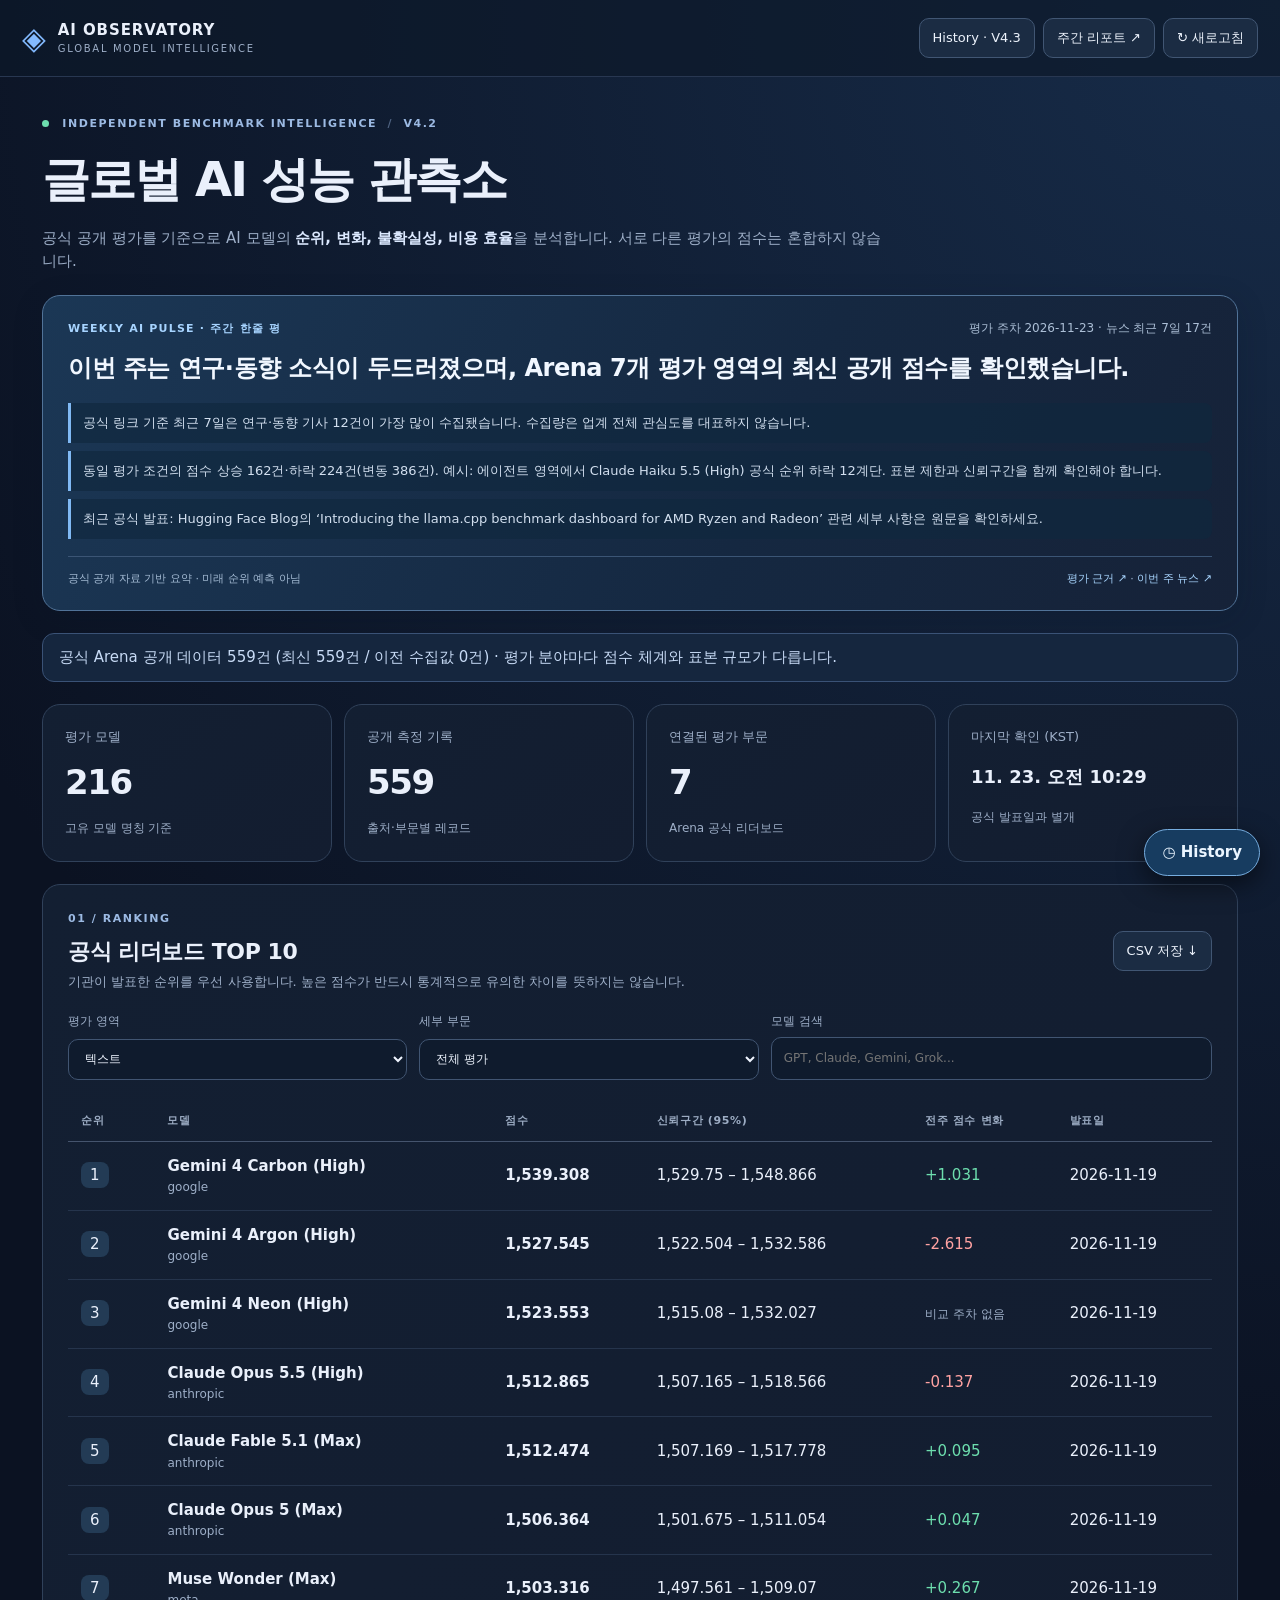
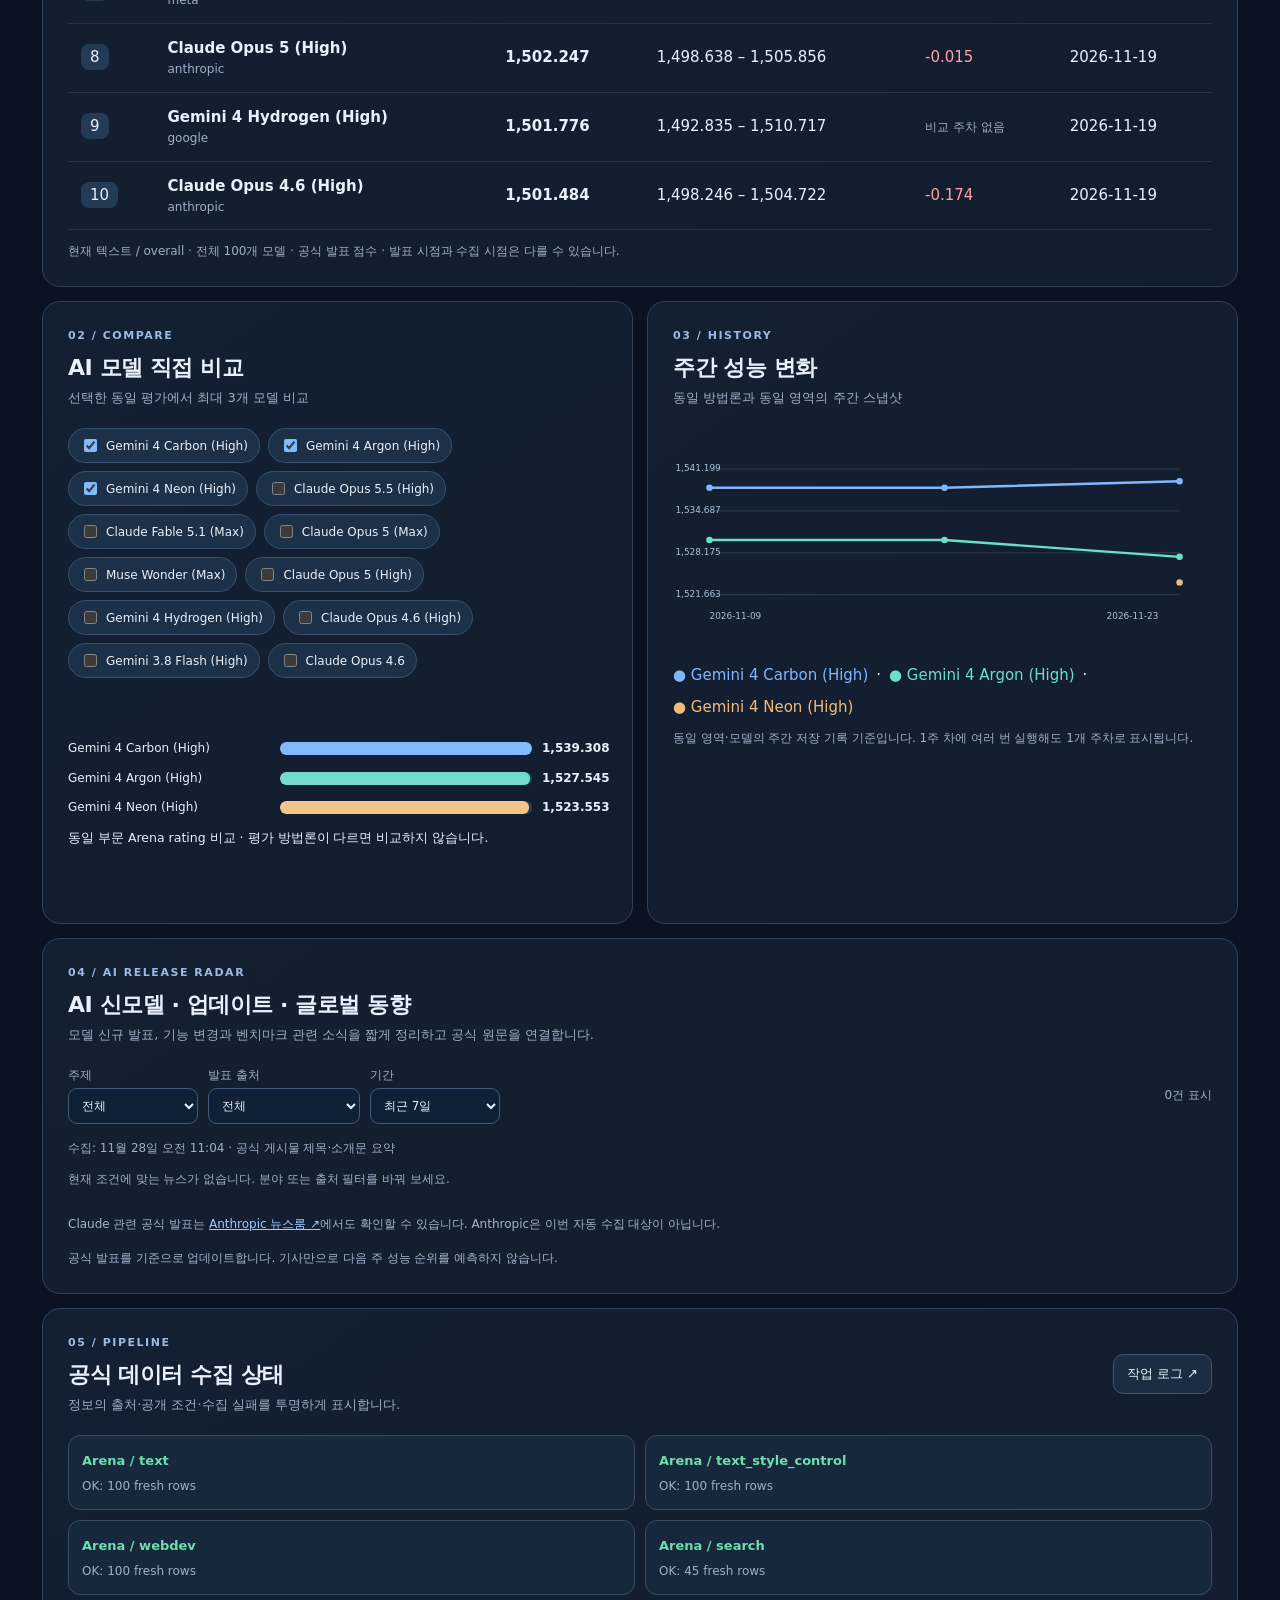
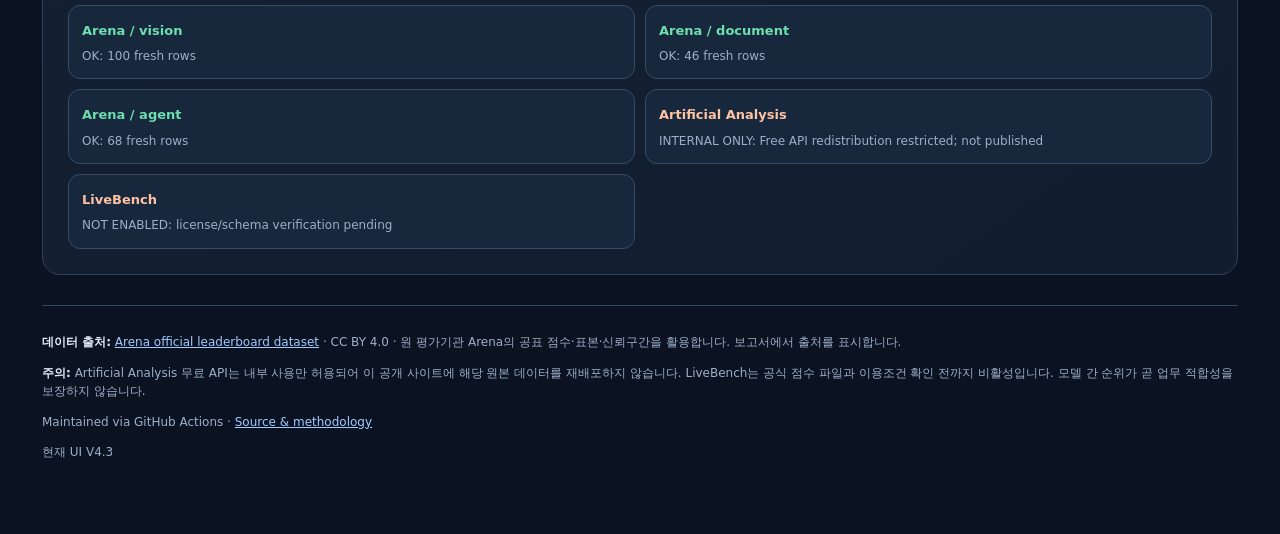
<file: site/index.html>
<!DOCTYPE html>
<html lang="ko"><head><meta charset="UTF-8"><meta name="viewport" content="width=device-width,initial-scale=1"><meta name="theme-color" content="#0b1222"><meta name="description" content="공식 공개 데이터 기반 글로벌 생성형 AI 평가 분석 대시보드"><title>AI Observatory · Global benchmark V4.0</title><link rel="stylesheet" href="./v4.css"><link rel="stylesheet" href="./history.css"><link rel="stylesheet" href="./weekly-pulse.css"></head>
<body><header class="topbar"><div class="brand"><span class="glyph">◈</span><div><b>AI OBSERVATORY</b><small>GLOBAL MODEL INTELLIGENCE</small></div></div><div class="headright"><button type="button" class="outline" data-history-open aria-expanded="false" aria-controls="history-drawer">History · V4.3</button><a href="weekly-report.html" class="outline">주간 리포트 ↗</a><button id="refresh" class="outline">↻ 새로고침</button></div></header>
<main><div class="eyebrow"><span class="dot"></span> INDEPENDENT BENCHMARK INTELLIGENCE <span class="sep">/</span> V4.2</div><h1>글로벌 AI 성능 관측소</h1><p class="subtitle">공식 공개 평가를 기준으로 AI 모델의 <strong>순위, 변화, 불확실성, 비용 효율</strong>을 분석합니다. 서로 다른 평가의 점수는 혼합하지 않습니다.</p>
<section class="weekly-pulse" id="weekly-pulse" aria-label="이번 주 AI 핵심 한줄 평">
<div class="weekly-pulse-head"><span class="weekly-pulse-kicker">WEEKLY AI PULSE · 주간 한줄 평</span><span id="weekly-pulse-date" class="weekly-pulse-date">공식 평가 데이터 확인 중</span></div>
<h2 id="weekly-pulse-headline">이번 주 AI 성능과 업데이트 동향을 분석 중입니다.</h2>
<div class="weekly-pulse-insights" id="weekly-pulse-insights"><p>데이터를 읽는 중입니다.</p></div>
<div class="weekly-pulse-bottom"><span id="weekly-pulse-quality">공식 리더보드와 발표 소식만으로 판단합니다.</span><span><a id="weekly-pulse-benchmark-link" href="https://huggingface.co/datasets/lmarena-ai/leaderboard-dataset" target="_blank" rel="noopener noreferrer">평가 근거 ↗</a> · <a href="#ai-news-board">이번 주 뉴스 ↗</a></span></div>
</section>
<div id="notice" class="notice" role="status">데이터를 확인하고 있습니다.</div>
<div class="metrics"><article class="metric"><small>평가 모델</small><strong id="stat-models">—</strong><span>고유 모델 명칭 기준</span></article><article class="metric"><small>공개 측정 기록</small><strong id="stat-records">—</strong><span>출처·부문별 레코드</span></article><article class="metric"><small>연결된 평가 부문</small><strong id="stat-boards">—</strong><span>Arena 공식 리더보드</span></article><article class="metric"><small>마지막 확인 (KST)</small><strong id="stat-updated" class="date">—</strong><span>공식 발표일과 별개</span></article></div>
<section class="panel"><div class="sectionhead"><div><div class="eyebrow">01 / RANKING</div><h2>공식 리더보드 TOP 10</h2><p>기관이 발표한 순위를 우선 사용합니다. 높은 점수가 반드시 통계적으로 유의한 차이를 뜻하지는 않습니다.</p></div><button id="export" class="outline">CSV 저장 ↓</button></div>
<div class="filters"><label>평가 영역<select id="board"></select></label><label>세부 부문<select id="category"></select></label><label>모델 검색<input id="search" placeholder="GPT, Claude, Gemini, Grok..."></label></div>
<div class="tablewrap"><table><thead><tr><th>순위</th><th>모델</th><th>점수</th><th>신뢰구간 (95%)</th><th>전주 점수 변화</th><th>발표일</th></tr></thead><tbody id="rankings"><tr><td colspan="6">데이터 수집 전</td></tr></tbody></table></div><div class="tablefoot" id="rank-foot"></div></section>
<div class="twocol"><section class="panel"><div class="sectionhead"><div><div class="eyebrow">02 / COMPARE</div><h2>AI 모델 직접 비교</h2><p>선택한 동일 평가에서 최대 3개 모델 비교</p></div></div><div class="comparison-controls" id="compare-options"></div><div id="compare-chart" class="chartarea"></div></section>
<section class="panel"><div class="sectionhead"><div><div class="eyebrow">03 / HISTORY</div><h2>주간 성능 변화</h2><p>동일 방법론과 동일 영역의 주간 스냅샷</p></div></div><div id="trend-chart" class="chartarea"></div><div id="trend-summary" class="muted"></div></section></div>
<section class="panel" id="ai-news-board"><div class="sectionhead"><div><div class="eyebrow">04 / AI RELEASE RADAR</div><h2>AI 신모델 · 업데이트 · 글로벌 동향</h2><p>모델 신규 발표, 기능 변경과 벤치마크 관련 소식을 짧게 정리하고 공식 원문을 연결합니다.</p></div></div><div class="news-toolbar"><label>주제<select id="ai-news-kind"><option>전체</option></select></label><label>발표 출처<select id="ai-news-source"><option>전체</option></select></label><label>기간<select id="ai-news-days"><option value="7">최근 7일</option><option value="14">최근 14일</option><option value="21">최근 21일</option></select></label><span class="muted" id="ai-news-count">수집 전</span></div><div class="muted" id="ai-news-updated">기사 확인 중</div><div class="news-grid" id="ai-news-items"><p class="muted">공식 발표 기사 수집 중입니다.</p></div><p class="news-disclaimer">Claude 관련 공식 발표는 <a href="https://www.anthropic.com/news" target="_blank" rel="noopener noreferrer">Anthropic 뉴스룸 ↗</a>에서도 확인할 수 있습니다. Anthropic은 이번 자동 수집 대상이 아닙니다.</p><p class="news-disclaimer" id="ai-news-status">원문 링크를 확인한 공식 발표 위주로 모읍니다. 출시 소식은 벤치마크 점수나 다음 순위를 보장하지 않습니다.</p></section>
<section class="panel"><div class="sectionhead"><div><div class="eyebrow">05 / PIPELINE</div><h2>공식 데이터 수집 상태</h2><p>정보의 출처·공개 조건·수집 실패를 투명하게 표시합니다.</p></div><a href="https://github.com/minijoaa85-cpu/-ai-global-monitor/actions" target="_blank" rel="noopener" class="outline">작업 로그 ↗</a></div><div id="source-state" class="states"></div></section>
<footer><p><strong>데이터 출처:</strong> <a href="https://huggingface.co/datasets/lmarena-ai/leaderboard-dataset" target="_blank" rel="noopener">Arena official leaderboard dataset</a> · CC BY 4.0 · 원 평가기관 Arena의 공표 점수·표본·신뢰구간을 활용합니다. 보고서에서 출처를 표시합니다.</p><p><strong>주의:</strong> Artificial Analysis 무료 API는 내부 사용만 허용되어 이 공개 사이트에 해당 원본 데이터를 재배포하지 않습니다. LiveBench는 공식 점수 파일과 이용조건 확인 전까지 비활성입니다. 모델 간 순위가 곧 업무 적합성을 보장하지 않습니다.</p><p class="muted">Maintained via GitHub Actions · <a href="https://github.com/minijoaa85-cpu/-ai-global-monitor">Source & methodology</a></p><p class="muted" id="ui-release-label">현재 UI V4.3 · 개발 이력 관리</p></footer>
</main><button type="button" class="history-fab" data-history-open aria-expanded="false" aria-controls="history-drawer">◷ History</button>
<div id="history-backdrop" class="history-backdrop" hidden></div>
<aside id="history-drawer" class="history-drawer" role="dialog" aria-modal="true" aria-label="개발 버전 히스토리" hidden>
<div class="history-drawer-head"><div><div class="eyebrow">RELEASE & DEVELOPMENT ARCHIVE</div><h2>Version History · 업데이트 이력</h2><p>PSI Radar처럼 버전별 개발 내용과 자료를 관리합니다.</p></div><button id="history-close" class="outline" type="button">닫기 ×</button></div>
<div class="history-summary"><div><span>최신 버전</span><strong id="history-current-version">—</strong></div><div><span>기록 수</span><strong id="history-version-count">—</strong></div><div><span>기준일</span><strong id="history-updated-on">—</strong></div></div>
<div class="history-docs"><a href="docs/ai-observatory-version-history.pdf" download>전체 히스토리 PDF ↓</a><a href="docs/ai-observatory-version-history.pptx" download>수정 가능한 PPT ↓</a></div>
<div class="history-controls"><label for="history-filter">버전 그룹</label><select id="history-filter" aria-label="버전 필터"><option value="all">전체 버전</option></select></div>
<div id="history-status">개발 이력을 불러오는 중</div><div id="history-list" class="history-list"></div>
<p class="history-note">개발 History는 성능 데이터의 주간 시계열과 별도로 관리합니다. 근거는 GitHub 구현 기록이며, PDF/PPT와 화면은 같은 JSON에서 생성됩니다.</p>
</aside>
<script defer src="./v4.js"></script><script defer src="./news.js"></script><script defer src="./history.js"></script><script defer src="./weekly-pulse.js"></script></body></html>
</file>
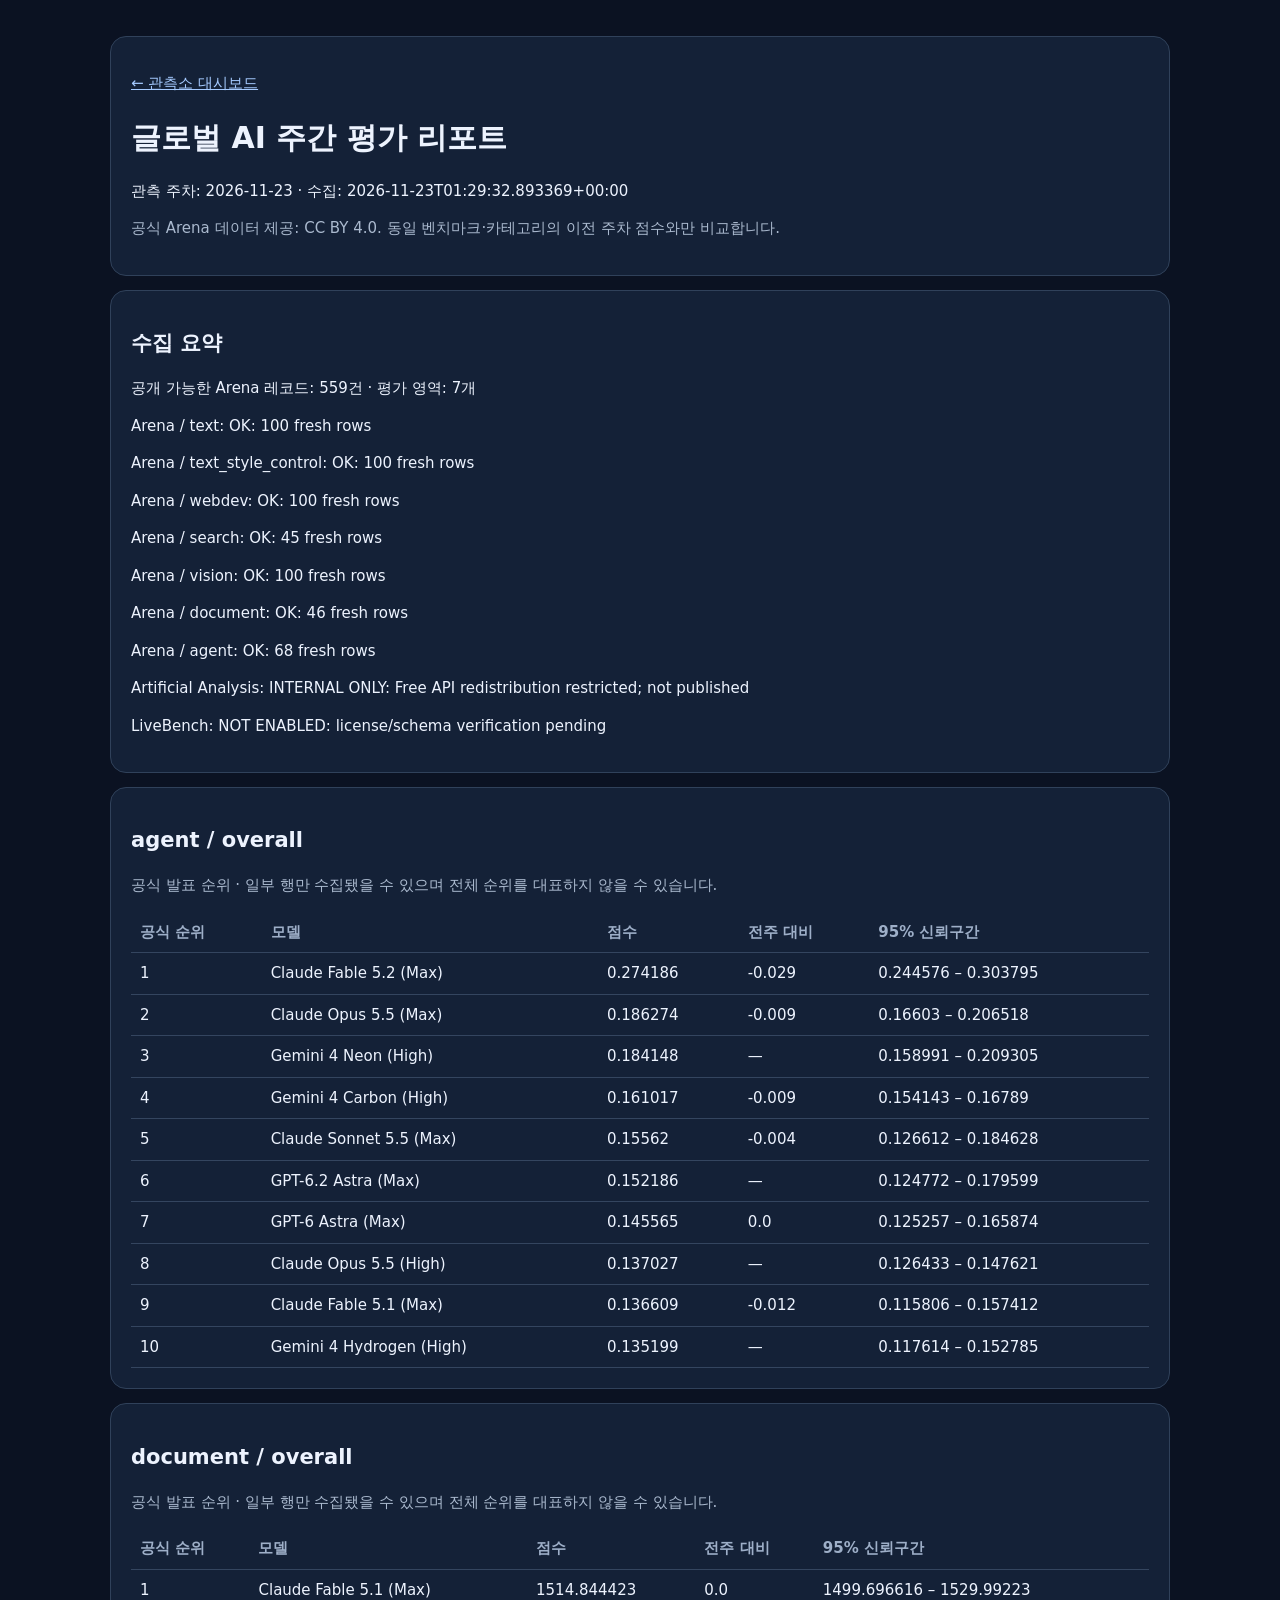
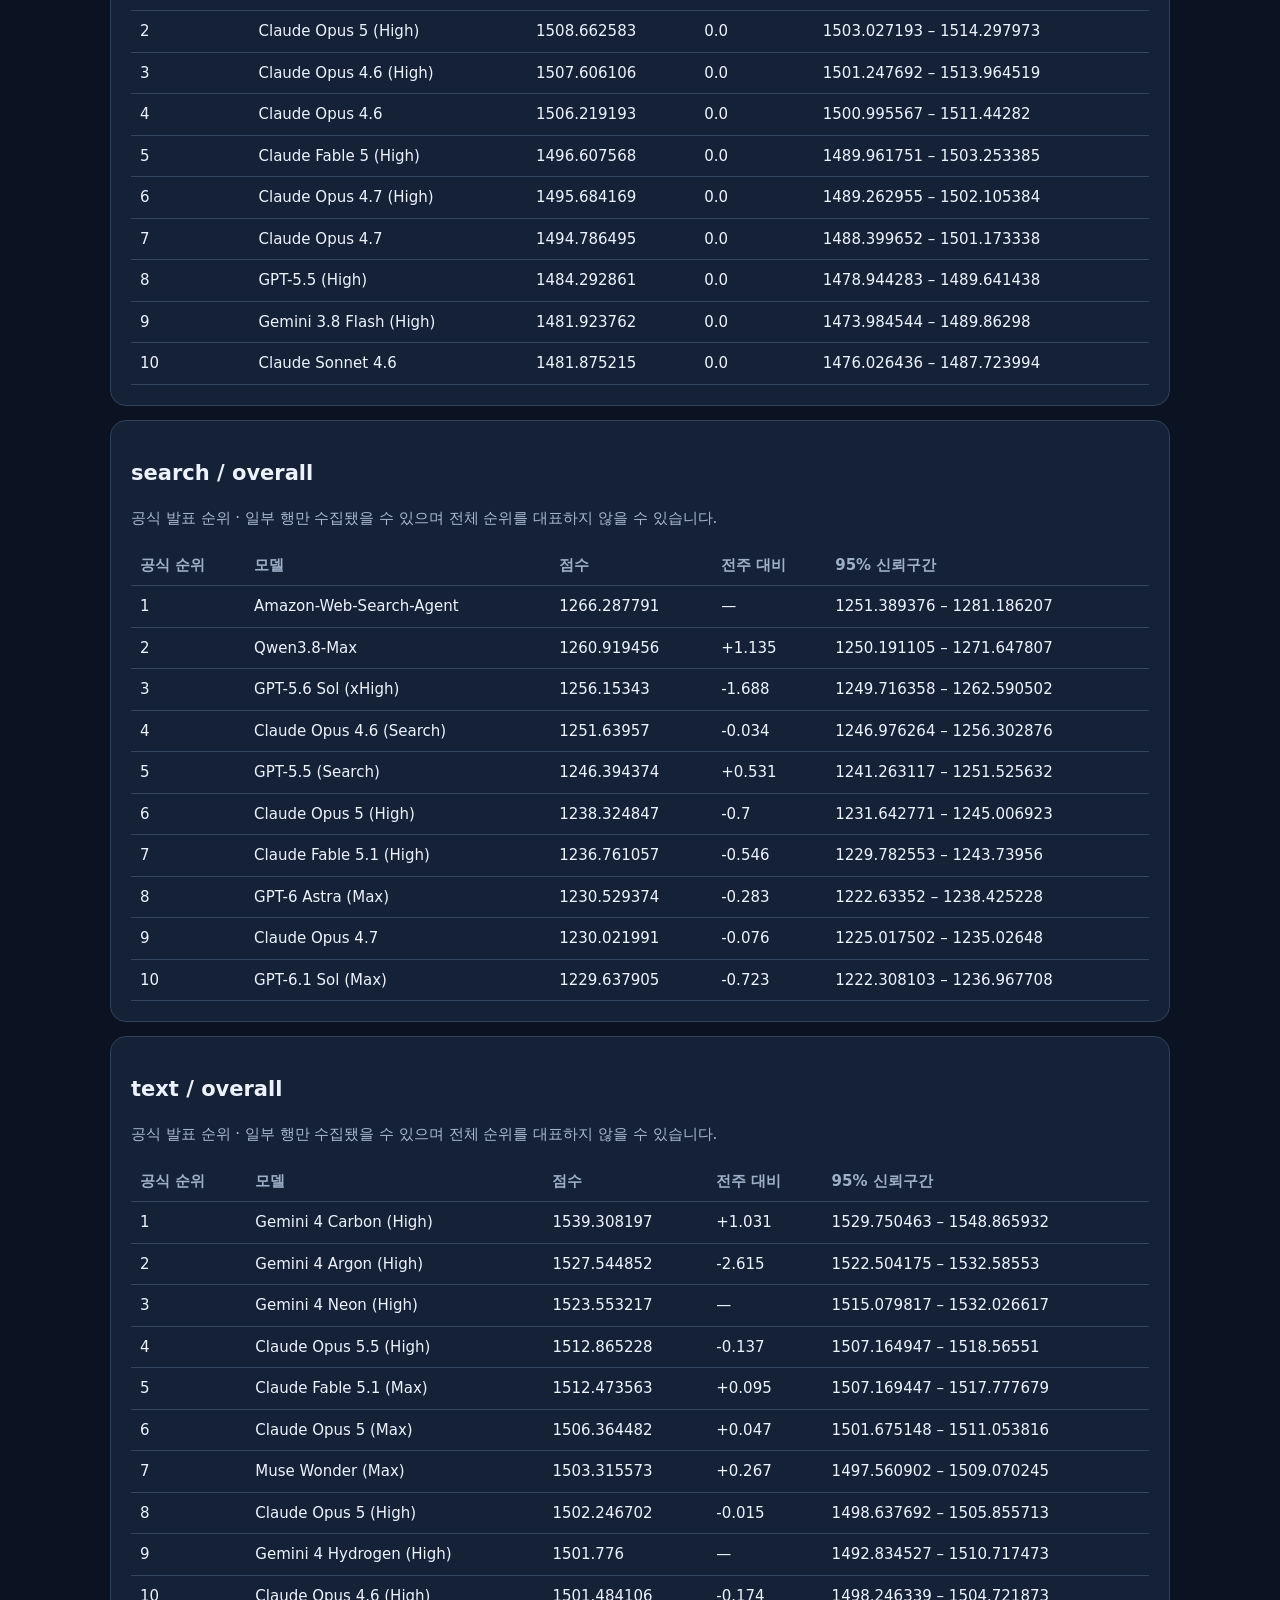
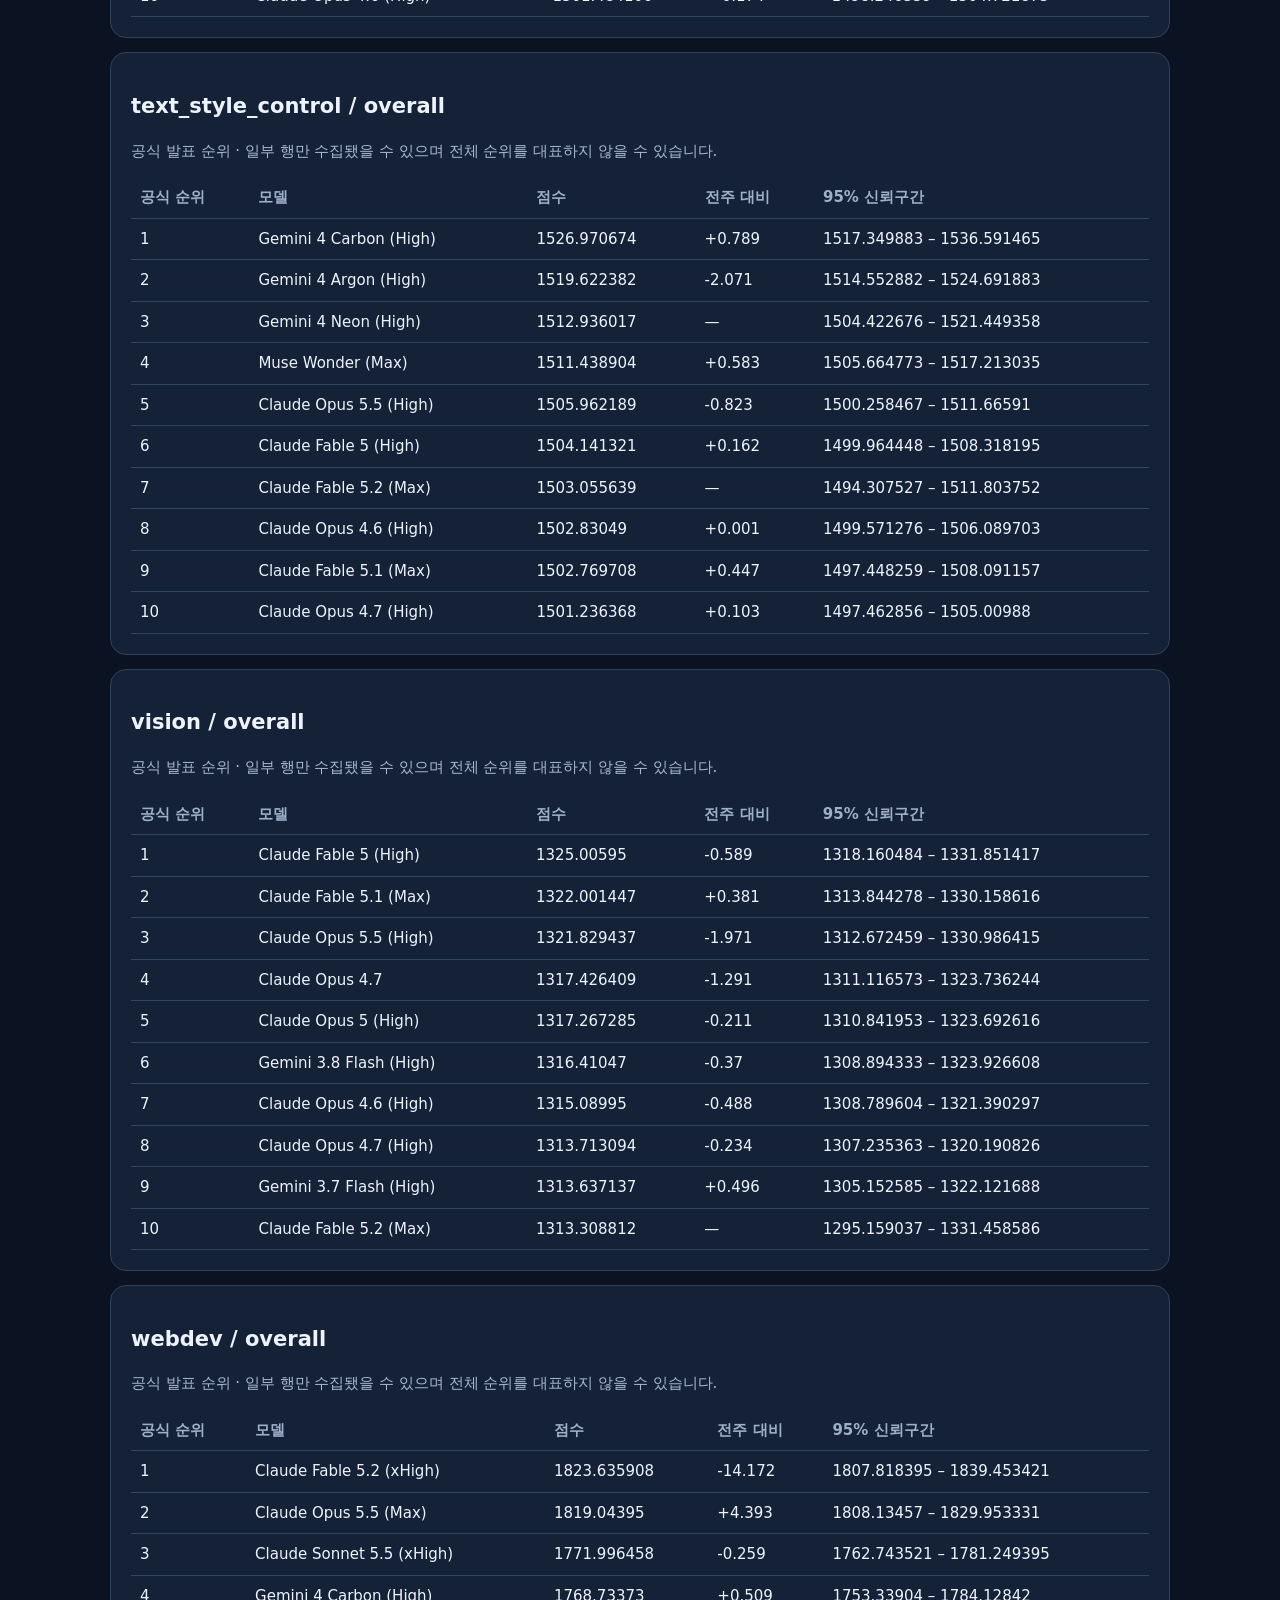
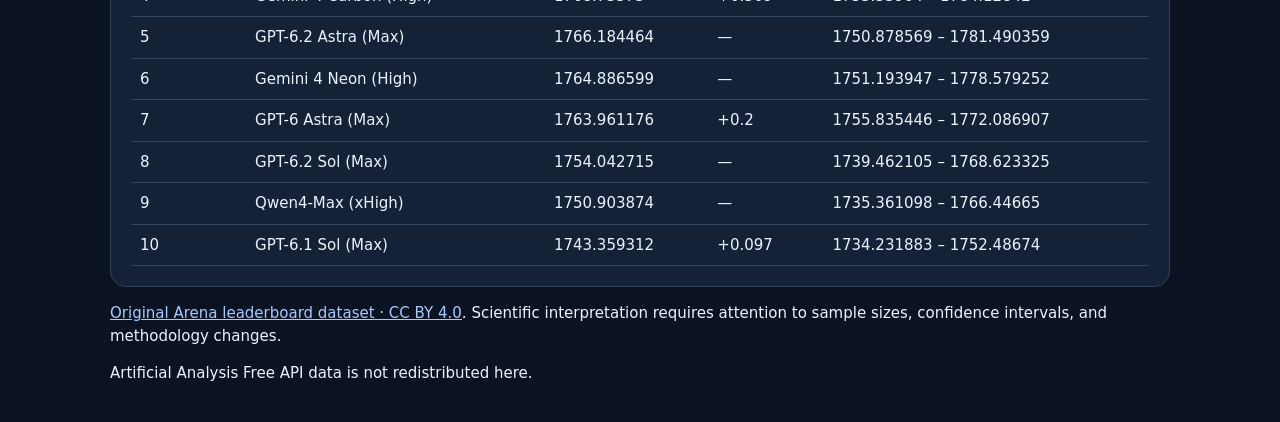
<file: site/weekly-report.html>
<!doctype html><html lang="ko"><meta charset="utf-8"><meta name="viewport" content="width=device-width,initial-scale=1">
<title>Global AI Observatory · Weekly Report</title>
<style>body{max-width:1060px;margin:auto;padding:22px;background:#0b1222;color:#edf3fe;font:15px/1.5 system-ui,sans-serif}a{color:#a5caff}header,section{padding:20px;margin:14px 0;border:1px solid #30415a;border-radius:16px;background:#142137}table{width:100%;border-collapse:collapse}td,th{padding:9px;text-align:left;border-bottom:1px solid #34455f}th{color:#9eafc8}.muted{color:#aab9ce}h1{font-size:30px}h2{font-size:21px}section{overflow-x:auto}</style><header>
<p><a href="./index.html">← 관측소 대시보드</a></p>
<h1>글로벌 AI 주간 평가 리포트</h1>
<p>관측 주차: 2026-11-23 · 수집: 2026-11-23T01:29:32.893369+00:00</p>
<p class="muted">공식 Arena 데이터 제공: CC BY 4.0. 동일 벤치마크·카테고리의 이전 주차 점수와만 비교합니다.</p>
</header><section><h2>수집 요약</h2><p>공개 가능한 Arena 레코드: 559건 · 평가 영역: 7개</p>
<p>Arena / text: OK: 100 fresh rows</p>
<p>Arena / text_style_control: OK: 100 fresh rows</p>
<p>Arena / webdev: OK: 100 fresh rows</p>
<p>Arena / search: OK: 45 fresh rows</p>
<p>Arena / vision: OK: 100 fresh rows</p>
<p>Arena / document: OK: 46 fresh rows</p>
<p>Arena / agent: OK: 68 fresh rows</p>
<p>Artificial Analysis: INTERNAL ONLY: Free API redistribution restricted; not published</p>
<p>LiveBench: NOT ENABLED: license/schema verification pending</p>
</section>
<section><h2>agent / overall</h2>
<p class="muted">공식 발표 순위 · 일부 행만 수집됐을 수 있으며 전체 순위를 대표하지 않을 수 있습니다.</p>
<table><tr><th>공식 순위</th><th>모델</th><th>점수</th><th>전주 대비</th><th>95% 신뢰구간</th></tr>
<tr><td>1</td><td>Claude Fable 5.2 (Max)</td><td>0.274186</td><td>-0.029</td><td>0.244576 – 0.303795</td></tr>
<tr><td>2</td><td>Claude Opus 5.5 (Max)</td><td>0.186274</td><td>-0.009</td><td>0.16603 – 0.206518</td></tr>
<tr><td>3</td><td>Gemini 4 Neon (High)</td><td>0.184148</td><td>—</td><td>0.158991 – 0.209305</td></tr>
<tr><td>4</td><td>Gemini 4 Carbon (High)</td><td>0.161017</td><td>-0.009</td><td>0.154143 – 0.16789</td></tr>
<tr><td>5</td><td>Claude Sonnet 5.5 (Max)</td><td>0.15562</td><td>-0.004</td><td>0.126612 – 0.184628</td></tr>
<tr><td>6</td><td>GPT-6.2 Astra (Max)</td><td>0.152186</td><td>—</td><td>0.124772 – 0.179599</td></tr>
<tr><td>7</td><td>GPT-6 Astra (Max)</td><td>0.145565</td><td>0.0</td><td>0.125257 – 0.165874</td></tr>
<tr><td>8</td><td>Claude Opus 5.5 (High)</td><td>0.137027</td><td>—</td><td>0.126433 – 0.147621</td></tr>
<tr><td>9</td><td>Claude Fable 5.1 (Max)</td><td>0.136609</td><td>-0.012</td><td>0.115806 – 0.157412</td></tr>
<tr><td>10</td><td>Gemini 4 Hydrogen (High)</td><td>0.135199</td><td>—</td><td>0.117614 – 0.152785</td></tr>
</table></section>
<section><h2>document / overall</h2>
<p class="muted">공식 발표 순위 · 일부 행만 수집됐을 수 있으며 전체 순위를 대표하지 않을 수 있습니다.</p>
<table><tr><th>공식 순위</th><th>모델</th><th>점수</th><th>전주 대비</th><th>95% 신뢰구간</th></tr>
<tr><td>1</td><td>Claude Fable 5.1 (Max)</td><td>1514.844423</td><td>0.0</td><td>1499.696616 – 1529.99223</td></tr>
<tr><td>2</td><td>Claude Opus 5 (High)</td><td>1508.662583</td><td>0.0</td><td>1503.027193 – 1514.297973</td></tr>
<tr><td>3</td><td>Claude Opus 4.6 (High)</td><td>1507.606106</td><td>0.0</td><td>1501.247692 – 1513.964519</td></tr>
<tr><td>4</td><td>Claude Opus 4.6</td><td>1506.219193</td><td>0.0</td><td>1500.995567 – 1511.44282</td></tr>
<tr><td>5</td><td>Claude Fable 5 (High)</td><td>1496.607568</td><td>0.0</td><td>1489.961751 – 1503.253385</td></tr>
<tr><td>6</td><td>Claude Opus 4.7 (High)</td><td>1495.684169</td><td>0.0</td><td>1489.262955 – 1502.105384</td></tr>
<tr><td>7</td><td>Claude Opus 4.7</td><td>1494.786495</td><td>0.0</td><td>1488.399652 – 1501.173338</td></tr>
<tr><td>8</td><td>GPT-5.5 (High)</td><td>1484.292861</td><td>0.0</td><td>1478.944283 – 1489.641438</td></tr>
<tr><td>9</td><td>Gemini 3.8 Flash (High)</td><td>1481.923762</td><td>0.0</td><td>1473.984544 – 1489.86298</td></tr>
<tr><td>10</td><td>Claude Sonnet 4.6</td><td>1481.875215</td><td>0.0</td><td>1476.026436 – 1487.723994</td></tr>
</table></section>
<section><h2>search / overall</h2>
<p class="muted">공식 발표 순위 · 일부 행만 수집됐을 수 있으며 전체 순위를 대표하지 않을 수 있습니다.</p>
<table><tr><th>공식 순위</th><th>모델</th><th>점수</th><th>전주 대비</th><th>95% 신뢰구간</th></tr>
<tr><td>1</td><td>Amazon-Web-Search-Agent</td><td>1266.287791</td><td>—</td><td>1251.389376 – 1281.186207</td></tr>
<tr><td>2</td><td>Qwen3.8-Max</td><td>1260.919456</td><td>+1.135</td><td>1250.191105 – 1271.647807</td></tr>
<tr><td>3</td><td>GPT-5.6 Sol (xHigh)</td><td>1256.15343</td><td>-1.688</td><td>1249.716358 – 1262.590502</td></tr>
<tr><td>4</td><td>Claude Opus 4.6 (Search)</td><td>1251.63957</td><td>-0.034</td><td>1246.976264 – 1256.302876</td></tr>
<tr><td>5</td><td>GPT-5.5 (Search)</td><td>1246.394374</td><td>+0.531</td><td>1241.263117 – 1251.525632</td></tr>
<tr><td>6</td><td>Claude Opus 5 (High)</td><td>1238.324847</td><td>-0.7</td><td>1231.642771 – 1245.006923</td></tr>
<tr><td>7</td><td>Claude Fable 5.1 (High)</td><td>1236.761057</td><td>-0.546</td><td>1229.782553 – 1243.73956</td></tr>
<tr><td>8</td><td>GPT-6 Astra (Max)</td><td>1230.529374</td><td>-0.283</td><td>1222.63352 – 1238.425228</td></tr>
<tr><td>9</td><td>Claude Opus 4.7</td><td>1230.021991</td><td>-0.076</td><td>1225.017502 – 1235.02648</td></tr>
<tr><td>10</td><td>GPT-6.1 Sol (Max)</td><td>1229.637905</td><td>-0.723</td><td>1222.308103 – 1236.967708</td></tr>
</table></section>
<section><h2>text / overall</h2>
<p class="muted">공식 발표 순위 · 일부 행만 수집됐을 수 있으며 전체 순위를 대표하지 않을 수 있습니다.</p>
<table><tr><th>공식 순위</th><th>모델</th><th>점수</th><th>전주 대비</th><th>95% 신뢰구간</th></tr>
<tr><td>1</td><td>Gemini 4 Carbon (High)</td><td>1539.308197</td><td>+1.031</td><td>1529.750463 – 1548.865932</td></tr>
<tr><td>2</td><td>Gemini 4 Argon (High)</td><td>1527.544852</td><td>-2.615</td><td>1522.504175 – 1532.58553</td></tr>
<tr><td>3</td><td>Gemini 4 Neon (High)</td><td>1523.553217</td><td>—</td><td>1515.079817 – 1532.026617</td></tr>
<tr><td>4</td><td>Claude Opus 5.5 (High)</td><td>1512.865228</td><td>-0.137</td><td>1507.164947 – 1518.56551</td></tr>
<tr><td>5</td><td>Claude Fable 5.1 (Max)</td><td>1512.473563</td><td>+0.095</td><td>1507.169447 – 1517.777679</td></tr>
<tr><td>6</td><td>Claude Opus 5 (Max)</td><td>1506.364482</td><td>+0.047</td><td>1501.675148 – 1511.053816</td></tr>
<tr><td>7</td><td>Muse Wonder (Max)</td><td>1503.315573</td><td>+0.267</td><td>1497.560902 – 1509.070245</td></tr>
<tr><td>8</td><td>Claude Opus 5 (High)</td><td>1502.246702</td><td>-0.015</td><td>1498.637692 – 1505.855713</td></tr>
<tr><td>9</td><td>Gemini 4 Hydrogen (High)</td><td>1501.776</td><td>—</td><td>1492.834527 – 1510.717473</td></tr>
<tr><td>10</td><td>Claude Opus 4.6 (High)</td><td>1501.484106</td><td>-0.174</td><td>1498.246339 – 1504.721873</td></tr>
</table></section>
<section><h2>text_style_control / overall</h2>
<p class="muted">공식 발표 순위 · 일부 행만 수집됐을 수 있으며 전체 순위를 대표하지 않을 수 있습니다.</p>
<table><tr><th>공식 순위</th><th>모델</th><th>점수</th><th>전주 대비</th><th>95% 신뢰구간</th></tr>
<tr><td>1</td><td>Gemini 4 Carbon (High)</td><td>1526.970674</td><td>+0.789</td><td>1517.349883 – 1536.591465</td></tr>
<tr><td>2</td><td>Gemini 4 Argon (High)</td><td>1519.622382</td><td>-2.071</td><td>1514.552882 – 1524.691883</td></tr>
<tr><td>3</td><td>Gemini 4 Neon (High)</td><td>1512.936017</td><td>—</td><td>1504.422676 – 1521.449358</td></tr>
<tr><td>4</td><td>Muse Wonder (Max)</td><td>1511.438904</td><td>+0.583</td><td>1505.664773 – 1517.213035</td></tr>
<tr><td>5</td><td>Claude Opus 5.5 (High)</td><td>1505.962189</td><td>-0.823</td><td>1500.258467 – 1511.66591</td></tr>
<tr><td>6</td><td>Claude Fable 5 (High)</td><td>1504.141321</td><td>+0.162</td><td>1499.964448 – 1508.318195</td></tr>
<tr><td>7</td><td>Claude Fable 5.2 (Max)</td><td>1503.055639</td><td>—</td><td>1494.307527 – 1511.803752</td></tr>
<tr><td>8</td><td>Claude Opus 4.6 (High)</td><td>1502.83049</td><td>+0.001</td><td>1499.571276 – 1506.089703</td></tr>
<tr><td>9</td><td>Claude Fable 5.1 (Max)</td><td>1502.769708</td><td>+0.447</td><td>1497.448259 – 1508.091157</td></tr>
<tr><td>10</td><td>Claude Opus 4.7 (High)</td><td>1501.236368</td><td>+0.103</td><td>1497.462856 – 1505.00988</td></tr>
</table></section>
<section><h2>vision / overall</h2>
<p class="muted">공식 발표 순위 · 일부 행만 수집됐을 수 있으며 전체 순위를 대표하지 않을 수 있습니다.</p>
<table><tr><th>공식 순위</th><th>모델</th><th>점수</th><th>전주 대비</th><th>95% 신뢰구간</th></tr>
<tr><td>1</td><td>Claude Fable 5 (High)</td><td>1325.00595</td><td>-0.589</td><td>1318.160484 – 1331.851417</td></tr>
<tr><td>2</td><td>Claude Fable 5.1 (Max)</td><td>1322.001447</td><td>+0.381</td><td>1313.844278 – 1330.158616</td></tr>
<tr><td>3</td><td>Claude Opus 5.5 (High)</td><td>1321.829437</td><td>-1.971</td><td>1312.672459 – 1330.986415</td></tr>
<tr><td>4</td><td>Claude Opus 4.7</td><td>1317.426409</td><td>-1.291</td><td>1311.116573 – 1323.736244</td></tr>
<tr><td>5</td><td>Claude Opus 5 (High)</td><td>1317.267285</td><td>-0.211</td><td>1310.841953 – 1323.692616</td></tr>
<tr><td>6</td><td>Gemini 3.8 Flash (High)</td><td>1316.41047</td><td>-0.37</td><td>1308.894333 – 1323.926608</td></tr>
<tr><td>7</td><td>Claude Opus 4.6 (High)</td><td>1315.08995</td><td>-0.488</td><td>1308.789604 – 1321.390297</td></tr>
<tr><td>8</td><td>Claude Opus 4.7 (High)</td><td>1313.713094</td><td>-0.234</td><td>1307.235363 – 1320.190826</td></tr>
<tr><td>9</td><td>Gemini 3.7 Flash (High)</td><td>1313.637137</td><td>+0.496</td><td>1305.152585 – 1322.121688</td></tr>
<tr><td>10</td><td>Claude Fable 5.2 (Max)</td><td>1313.308812</td><td>—</td><td>1295.159037 – 1331.458586</td></tr>
</table></section>
<section><h2>webdev / overall</h2>
<p class="muted">공식 발표 순위 · 일부 행만 수집됐을 수 있으며 전체 순위를 대표하지 않을 수 있습니다.</p>
<table><tr><th>공식 순위</th><th>모델</th><th>점수</th><th>전주 대비</th><th>95% 신뢰구간</th></tr>
<tr><td>1</td><td>Claude Fable 5.2 (xHigh)</td><td>1823.635908</td><td>-14.172</td><td>1807.818395 – 1839.453421</td></tr>
<tr><td>2</td><td>Claude Opus 5.5 (Max)</td><td>1819.04395</td><td>+4.393</td><td>1808.13457 – 1829.953331</td></tr>
<tr><td>3</td><td>Claude Sonnet 5.5 (xHigh)</td><td>1771.996458</td><td>-0.259</td><td>1762.743521 – 1781.249395</td></tr>
<tr><td>4</td><td>Gemini 4 Carbon (High)</td><td>1768.73373</td><td>+0.509</td><td>1753.33904 – 1784.12842</td></tr>
<tr><td>5</td><td>GPT-6.2 Astra (Max)</td><td>1766.184464</td><td>—</td><td>1750.878569 – 1781.490359</td></tr>
<tr><td>6</td><td>Gemini 4 Neon (High)</td><td>1764.886599</td><td>—</td><td>1751.193947 – 1778.579252</td></tr>
<tr><td>7</td><td>GPT-6 Astra (Max)</td><td>1763.961176</td><td>+0.2</td><td>1755.835446 – 1772.086907</td></tr>
<tr><td>8</td><td>GPT-6.2 Sol (Max)</td><td>1754.042715</td><td>—</td><td>1739.462105 – 1768.623325</td></tr>
<tr><td>9</td><td>Qwen4-Max (xHigh)</td><td>1750.903874</td><td>—</td><td>1735.361098 – 1766.44665</td></tr>
<tr><td>10</td><td>GPT-6.1 Sol (Max)</td><td>1743.359312</td><td>+0.097</td><td>1734.231883 – 1752.48674</td></tr>
</table></section>
<footer><p><a href="https://huggingface.co/datasets/lmarena-ai/leaderboard-dataset">Original Arena leaderboard dataset · CC BY 4.0</a>. Scientific interpretation requires attention to sample sizes, confidence intervals, and methodology changes.</p><p>Artificial Analysis Free API data is not redistributed here.</p></footer></html>
</file>
<file: site/v4.css>
:root{color-scheme:dark;--bg:#0b1222;--panel:#131f32;--panel2:#19283e;--edge:#30415a;--muted:#9eafc8;--txt:#eaf0fb;--a:#78bcff;--green:#6ddeae;--red:#ffa2a2}*{box-sizing:border-box}body{margin:0;background:radial-gradient(circle at 100% 0,#172c49 0,transparent 38%),var(--bg);color:var(--txt);font:15px/1.55 system-ui,-apple-system,"Noto Sans KR",sans-serif}a{color:#a3caff}button,select,input{font:inherit}button{cursor:pointer}.topbar{padding:18px max(22px,calc((100% - 1240px)/2));display:flex;align-items:center;justify-content:space-between;gap:12px;border-bottom:1px solid #283751;background:#0d1829aa}.brand{display:flex;align-items:center;gap:12px;line-height:1.25}.brand b{font-size:15px;letter-spacing:.06em}.brand small{display:block;font-size:10px;letter-spacing:.17em;color:var(--muted);margin-top:3px}.glyph{font-size:31px;color:#83baff}.headright{display:flex;gap:8px}.outline{border:1px solid #415673;background:#1b2c43;color:#edf3fc;padding:9px 13px;border-radius:10px;text-decoration:none;font-size:13px;white-space:nowrap}main{max-width:1240px;margin:0 auto;padding:38px 22px 60px}.eyebrow{font-size:11px;letter-spacing:.14em;color:#9cbae3;font-weight:700}.dot{display:inline-block;background:var(--green);width:7px;height:7px;border-radius:50%;margin-right:8px}.sep{opacity:.45;margin:0 5px}h1{font-size:clamp(30px,4.6vw,48px);margin:10px 0;letter-spacing:-.04em}h2{font-size:22px;margin:7px 0 3px;letter-spacing:-.02em}.subtitle{color:var(--muted);margin:0 0 22px;max-width:840px}.subtitle strong{color:#dce9ff}.notice{padding:12px 16px;border:1px solid #3a5276;border-radius:12px;background:#15263e;margin:16px 0;color:#c7daf5}.metrics{display:grid;grid-template-columns:repeat(4,minmax(0,1fr));gap:12px;margin:22px 0}.metric,.panel{background:linear-gradient(145deg,var(--panel),#131d30);border:1px solid var(--edge);border-radius:18px;min-width:0}.metric{padding:22px}.metric small{display:block;color:var(--muted);font-size:13px}.metric strong{font-size:34px;letter-spacing:-.04em;display:block;margin:8px 0}.metric strong.date{font-size:18px;letter-spacing:0;margin:15px 0}.metric span{color:var(--muted);font-size:12px}.panel{padding:25px;margin-top:14px}.sectionhead{display:flex;align-items:center;justify-content:space-between;gap:14px;margin-bottom:20px}.sectionhead p{color:var(--muted);font-size:13px;margin:0}.filters{display:grid;grid-template-columns:1fr 1fr 1.3fr;gap:12px;margin-bottom:20px}.filters label{font-size:12px;color:var(--muted);display:grid;gap:7px}.filters select,.filters input{width:100%;padding:11px 12px;border-radius:10px;border:1px solid #415572;background:#0f1b2d;color:#eff5ff;outline-offset:2px}.tablewrap{overflow-x:auto}table{width:100%;border-collapse:collapse;white-space:nowrap}th{font-size:11px;letter-spacing:.06em;text-transform:uppercase;color:#9dadc4;text-align:left;font-weight:600;border-bottom:1px solid #45546d;padding:12px 13px}td{padding:13px;border-bottom:1px solid #25344c}td.model{font-weight:650}td .provider{display:block;color:var(--muted);font-weight:400;font-size:12px}td .rank{background:#233b55;border-radius:8px;padding:4px 9px}.up{color:var(--green)}.down{color:var(--red)}.muted,.tablefoot{color:var(--muted);font-size:12px}.tablefoot{margin-top:12px}.twocol{display:grid;grid-template-columns:1fr 1fr;gap:14px}.twocol .panel{margin-top:14px}.comparison-controls{display:flex;flex-wrap:wrap;gap:8px;margin:10px 0}.option{display:flex;align-items:center;gap:6px;border:1px solid #36506e;background:#1c3048;padding:7px 11px;border-radius:25px;font-size:12px;max-width:100%}.option input{accent-color:#81baff}.chartarea{min-height:210px;display:flex;flex-direction:column;justify-content:center;gap:11px}.barrow{display:grid;grid-template-columns:minmax(80px,1.6fr) minmax(90px,2fr) 65px;gap:10px;align-items:center;font-size:12px}.barrow .name{overflow:hidden;text-overflow:ellipsis;white-space:nowrap}.track{height:13px;border-radius:6px;background:#263d57;overflow:hidden}.fill{height:100%;border-radius:6px;background:#81baff}.fill.second{background:#70dcc9}.fill.third{background:#f4c48b}.chartarea svg{width:100%;min-height:215px}.chartarea text{fill:#afc2db;font:11px system-ui}.states{display:grid;grid-template-columns:repeat(2,minmax(0,1fr));gap:10px}.state{border:1px solid #384c68;background:#17273c;padding:13px;border-radius:12px;overflow-wrap:anywhere}.state b{font-size:13px}.state span{display:block;color:var(--muted);font-size:12px;margin-top:5px}.state.good b{color:var(--green)}.state.bad b{color:#ffc3a4}footer{margin-top:30px;font-size:12px;color:var(--muted);border-top:1px solid #344761;padding-top:15px}footer strong{color:#e2ebfa}@media(max-width:900px){.metrics{grid-template-columns:repeat(2,1fr)}.twocol{grid-template-columns:1fr}.metric strong{font-size:29px}}@media(max-width:580px){main{padding:28px 15px}.topbar{padding:13px 15px}.brand small{font-size:9px}.headright .outline{font-size:11px;padding:8px}.metrics{gap:9px}.metric{padding:16px}.metric strong{font-size:26px}.metric strong.date{font-size:13px}.panel{padding:17px}.filters{grid-template-columns:1fr 1fr}.filters label:last-child{grid-column:1 / -1}.sectionhead{align-items:start}.sectionhead .outline{padding:7px 9px}.states{grid-template-columns:1fr}h2{font-size:19px}.chartarea{min-height:190px}}
/* V4.1 editorial updates board */
.news-toolbar{display:flex;align-items:center;gap:10px;flex-wrap:wrap;margin-bottom:15px}.news-toolbar label{display:flex;flex-direction:column;gap:4px;font-size:12px;color:var(--muted)}.news-toolbar select{background:#102037;border:1px solid #455a78;border-radius:9px;color:#eaf2ff;min-width:130px;padding:9px}.news-toolbar .muted{margin-left:auto}.news-grid{display:grid;grid-template-columns:repeat(2,minmax(0,1fr));gap:12px}.news-item{border:1px solid #354763;background:#17283e;border-radius:13px;padding:17px;min-width:0}.news-meta{display:flex;gap:8px;align-items:center;flex-wrap:wrap;font-size:11px;color:#a9bad3}.news-tag{border:1px solid #46668a;border-radius:14px;padding:2px 8px;color:#9bd0ff}.news-stale{color:#f8c17e}.news-item h3{font-size:16px;line-height:1.4;margin:12px 0 8px;overflow-wrap:anywhere}.news-item p{font-size:13px;line-height:1.6;color:#b5c4d9;margin:0 0 13px;overflow-wrap:anywhere}.news-item a{font-size:13px;font-weight:650;color:#9ccfff;text-decoration:none}.news-item a:hover{text-decoration:underline}.news-disclaimer{color:#a4b4ce;font-size:12px;margin:15px 0 0}@media(max-width:680px){.news-grid{grid-template-columns:1fr}.news-toolbar .muted{margin-left:0;width:100%}.news-item{padding:15px}}

.news-item p.news-original{color:#839bb9;font-size:12px;line-height:1.5;margin-top:-6px}.news-item p.news-original:empty{display:none}
</file>
<file: site/history.css>
/* Version History side drawer — PSI Radar interaction pattern */
.history-open{overflow:hidden}.history-fab{position:fixed;right:20px;bottom:24px;z-index:40;background:#173c60;border:1px solid #76addf;box-shadow:0 8px 26px #0008;color:#eaf5ff;border-radius:999px;padding:11px 17px;font-weight:700;cursor:pointer}
.history-fab:hover,.history-fab:focus-visible{background:#265989}
.history-backdrop{position:fixed;inset:0;background:#030a14ad;z-index:60}
.history-backdrop[hidden],.history-drawer[hidden]{display:none}
.history-drawer{position:fixed;z-index:61;right:0;top:0;bottom:0;width:min(570px,100vw);background:#101d30;box-shadow:-15px 0 48px #020811c9;overflow-y:auto;padding:24px;overscroll-behavior:contain;border-left:1px solid #476280}
.history-drawer-head{display:flex;justify-content:space-between;align-items:flex-start;gap:12px;border-bottom:1px solid #38516f;padding-bottom:13px}
.history-drawer h2{margin:5px 0 5px;font-size:24px}
.history-drawer-head p{color:#a9b9d1;margin:0;font-size:13px}
#history-close{padding:9px 13px;white-space:nowrap}
.history-summary{display:grid;grid-template-columns:repeat(3,minmax(0,1fr));gap:9px;margin:17px 0}
.history-summary div{background:#172a42;border:1px solid #385573;border-radius:10px;padding:12px;min-width:0}
.history-summary span{font-size:11px;color:#a9b9d1;display:block}
.history-summary strong{font-size:19px;display:block;margin-top:6px;overflow-wrap:anywhere}
.history-docs{display:grid;grid-template-columns:1fr 1fr;gap:8px;margin:13px 0}
.history-docs a{display:block;border:1px solid #5b8fb8;border-radius:10px;text-align:center;padding:11px 8px;text-decoration:none;background:#1b4568;color:#dff3ff;font-size:13px}
.history-controls{display:flex;align-items:center;gap:10px;margin:18px 0}
.history-controls label{color:#b4c5d9;font-size:13px}
.history-controls select{color:#edf6ff;background:#182d46;border:1px solid #527392;border-radius:9px;padding:9px}
#history-status{color:#a6b6ca;font-size:12px;margin-bottom:12px}
.history-list{display:grid;grid-template-columns:1fr;gap:10px}
.history-entry{background:#172941;border:1px solid #395473;border-radius:13px;padding:14px}
.history-meta{display:flex;justify-content:space-between;gap:10px;font-size:12px;color:#a7bcd5}.history-meta strong{font-size:13px;color:#92ceff}
.history-entry h3{font-size:17px;margin:9px 0 5px}
.history-entry p{font-size:13px;color:#ccdaeb;margin:0 0 9px}
.history-entry details{padding:9px 10px;background:#112239;border-radius:8px;font-size:12px}
.history-entry details summary{cursor:pointer;color:#9ed3ff;font-weight:600}
.history-entry dt{font-weight:700;color:#95caff;margin-top:11px}.history-entry dd{margin:3px 0 5px;color:#dae7f5;overflow-wrap:anywhere}.history-entry a{color:#a1cfff}
.history-note{font-size:12px;color:#a9bad0;line-height:1.6}
@media(max-width:580px){.history-fab{right:12px;bottom:14px}.history-drawer{padding:16px}.history-summary strong{font-size:15px}.history-summary div{padding:10px}.history-drawer h2{font-size:21px}.history-docs a{font-size:12px}.history-drawer-head{gap:6px}}
</file>
<file: site/weekly-pulse.css>
.weekly-pulse{margin:20px 0 22px;border:1px solid #517398;border-radius:18px;padding:23px 25px;background:linear-gradient(115deg,#1b3755 0%,#152841 60%,#162238 100%);box-shadow:0 8px 30px #08132430}
.weekly-pulse-head,.weekly-pulse-bottom{display:flex;align-items:center;justify-content:space-between;flex-wrap:wrap;gap:9px}
.weekly-pulse-kicker{font-size:11px;font-weight:800;letter-spacing:.11em;color:#a7d4ff}
.weekly-pulse-date{font-size:12px;color:#acbfd6}
.weekly-pulse h2{font-size:clamp(17px,2.3vw,24px);line-height:1.5;letter-spacing:-.02em;margin:12px 0 17px;color:#f1f7ff}
.weekly-pulse-insights{display:grid;gap:8px}.weekly-pulse-insights p{margin:0;padding:10px 12px;border-left:3px solid #80b9f4;background:#10273eaa;border-radius:0 8px 8px 0;font-size:13px;color:#d2dfef;line-height:1.55}
.weekly-pulse-bottom{border-top:1px solid #3b5575;padding-top:13px;margin-top:17px;color:#a4bbd4;font-size:11px}
.weekly-pulse-bottom a{color:#a9d6ff;text-decoration:none}.weekly-pulse-bottom a:hover{text-decoration:underline}
.weekly-pulse-quality{color:#facba0}
@media(max-width:600px){.weekly-pulse{padding:16px;margin:15px 0 20px}.weekly-pulse h2{margin:12px 0 14px}.weekly-pulse-insights p{font-size:12px}.weekly-pulse-bottom{align-items:flex-start}}
</file>
